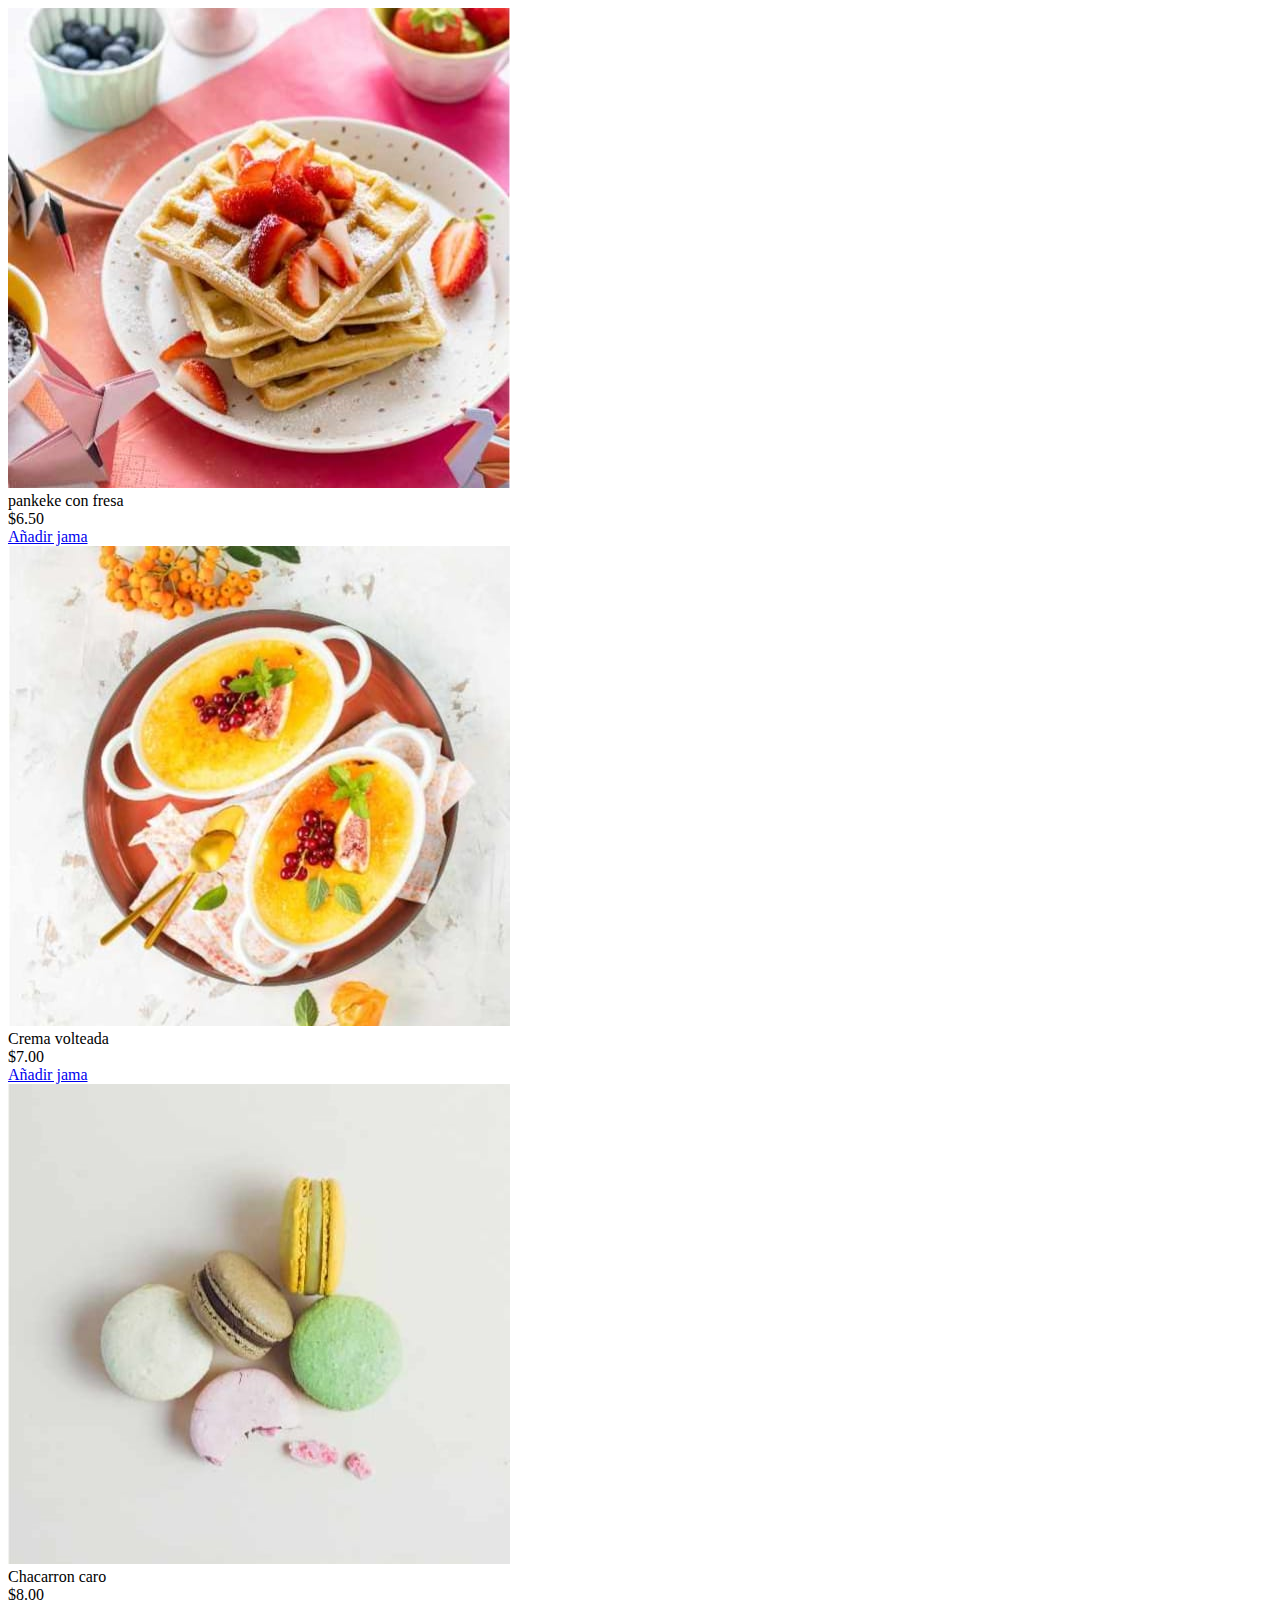
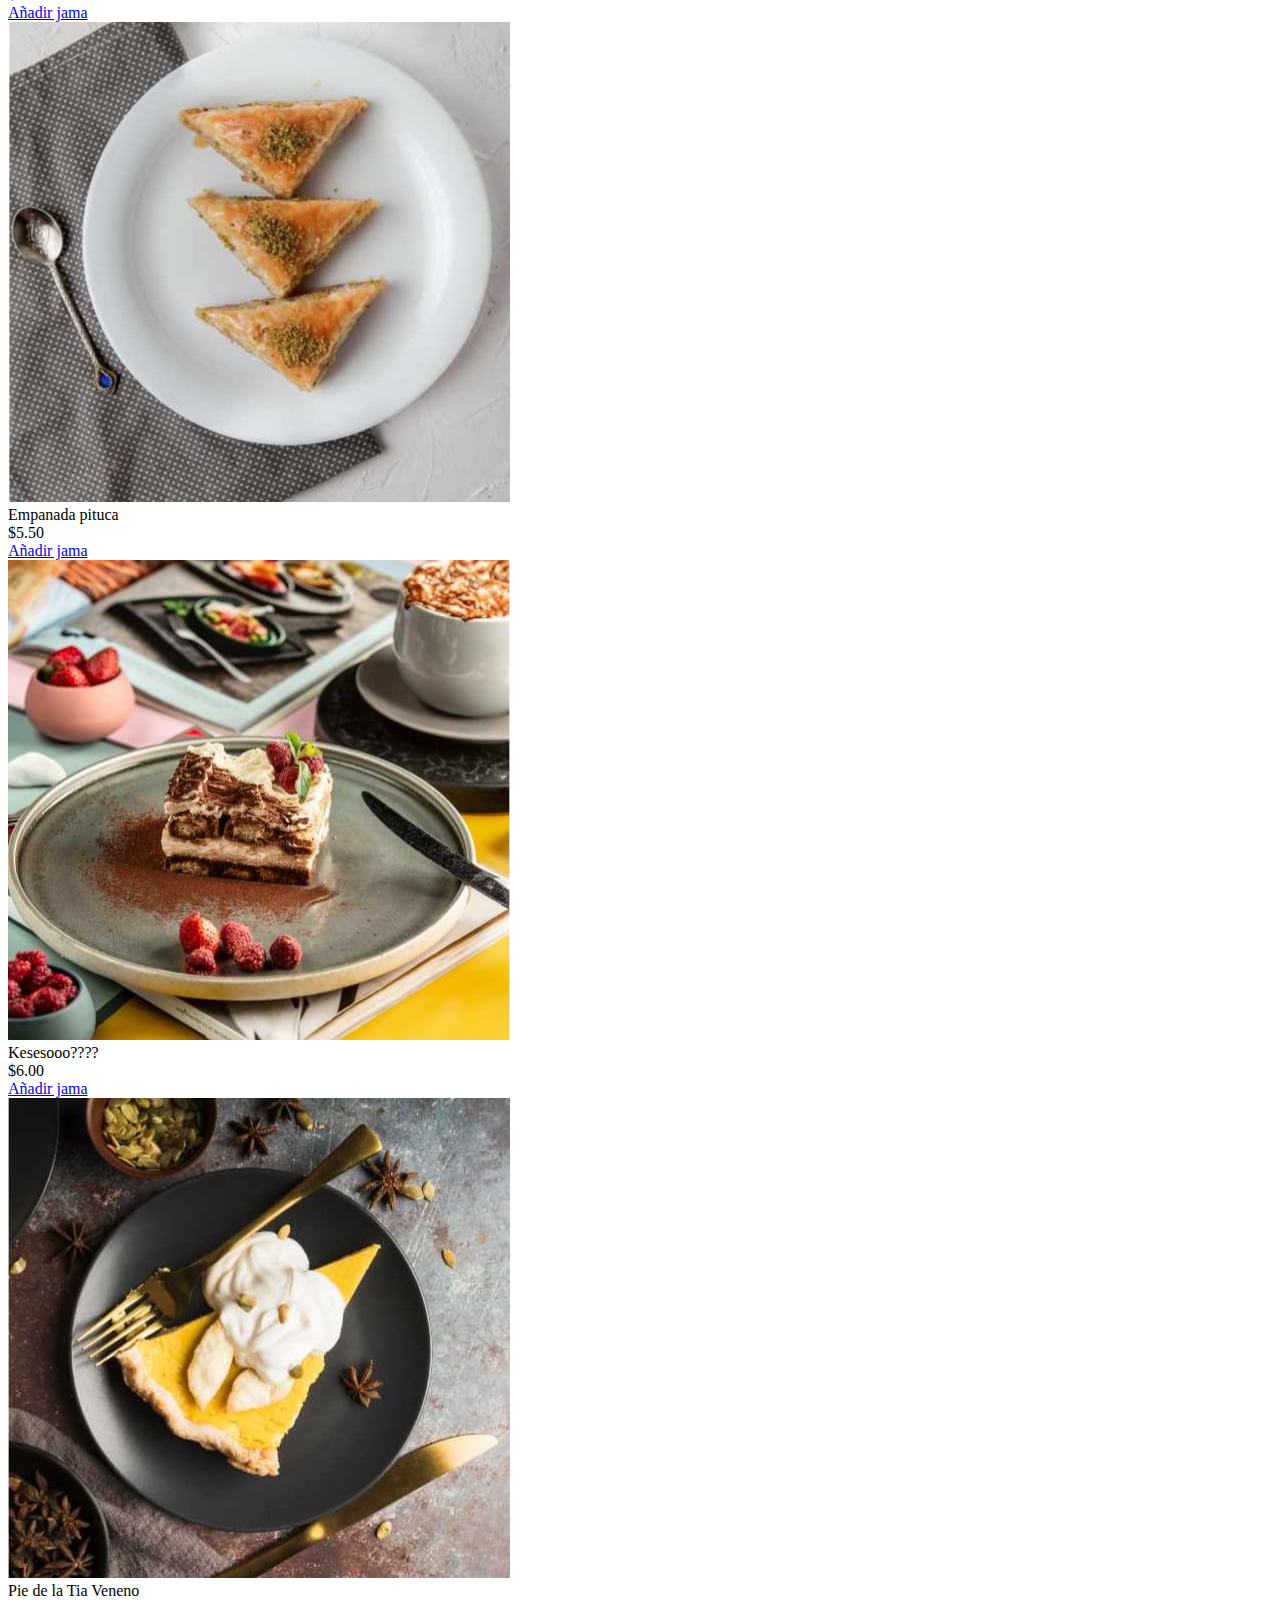
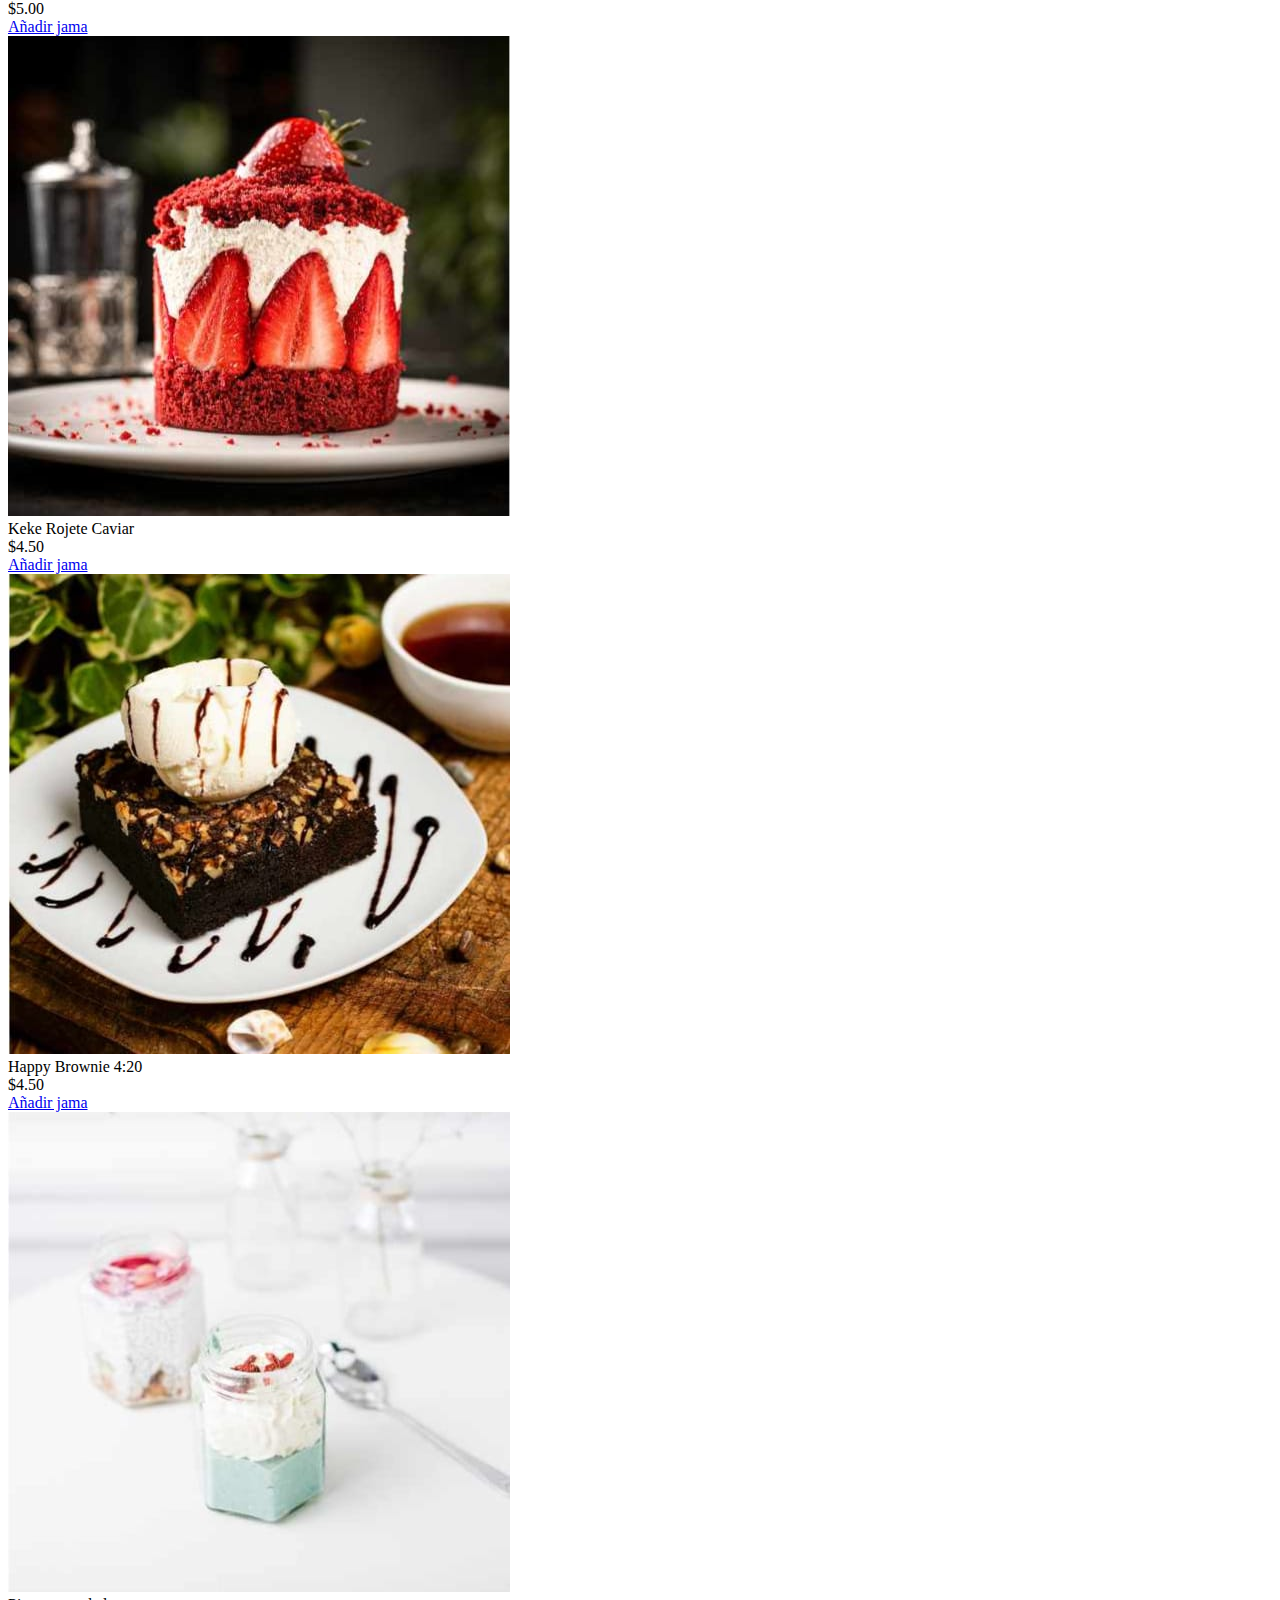
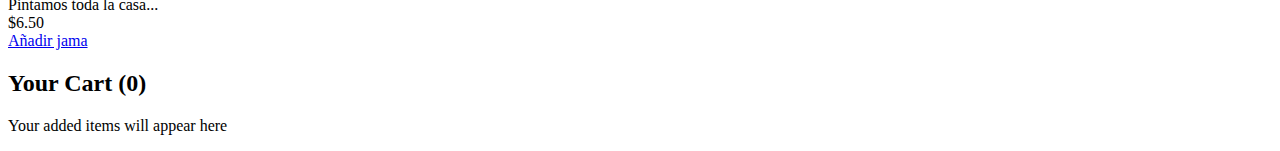
<file: PRACTICA_2/INDEX.HTML>
<!DOCTYPE html>
<html lang="en">
<head>
    <meta charset="UTF-8">
    <meta name="viewport" content="width=device-width, initial-scale=1.0">
    <title>PRACTICA 2</title>
</head>
<body>
    <div></div>
        <div>
            <div>
                <img src="IMG/1.jpg" alt="Waffle">
                <div>pankeke con fresa</div>
                <div>$6.50</div>
                <a href="https://productlistcard.netlify.app/">Añadir jama</a>                
            </div>

            <div>
                <img src="IMG/2.jpg" alt="crema volteada">
                <div>Crema volteada</div>
                <div>$7.00</div>
                <a href="https://productlistcard.netlify.app/">Añadir jama</a>  
            </div>

            <div>
                <img src="IMG/3.jpg" alt="chacarron">
                <div>Chacarron caro</div>
                <div>$8.00</div>
                <a href="https://productlistcard.netlify.app/">Añadir jama</a>
            </div>

            <div>
                <img src="IMG/4.jpg" alt="empanada pituca">
                <div>Empanada pituca</div>
                <div>$5.50</div>
                <a href="https://productlistcard.netlify.app/">Añadir jama</a>
            </div>

            <div>
                <img src="IMG/5.jpg" alt="keseso">
                <div>Kesesooo????</div>
                <div>$6.00</div>
                <a href="https://productlistcard.netlify.app/">Añadir jama</a>
            </div>

            <div>
                <img src="IMG/6.jpg" alt="pie 'tia veneno' ">
                <div>Pie de la Tia Veneno</div>
                <div>$5.00</div>
                <a href="https://productlistcard.netlify.app/">Añadir jama</a>
            </div>

            <div>
                <img src="IMG/7.jpg" alt="Keke Caviar">
                <div>Keke Rojete Caviar</div>
                <div>$4.50</div>
                <a href="https://productlistcard.netlify.app/">Añadir jama</a>
            </div>

            <div>
                <img src="IMG/8.jpg" alt="Happy Brownie">
                <div>Happy Brownie 4:20</div>
                <div>$4.50</div>
                <a href="https://productlistcard.netlify.app/">Añadir jama</a>
            </div>

            <div>
                <img src="IMG/9.jpg" alt="">
                <div>Pintamos toda la casa...</div>
                <div>$6.50</div>
                <a href="https://productlistcard.netlify.app/">Añadir jama</a>
            </div>
        </div>

        <div>
            <h2>Your Cart (0)</h2>
            <p>Your added items will appear here</p>
        </div>
    </div>
</body>
</html>
</file>
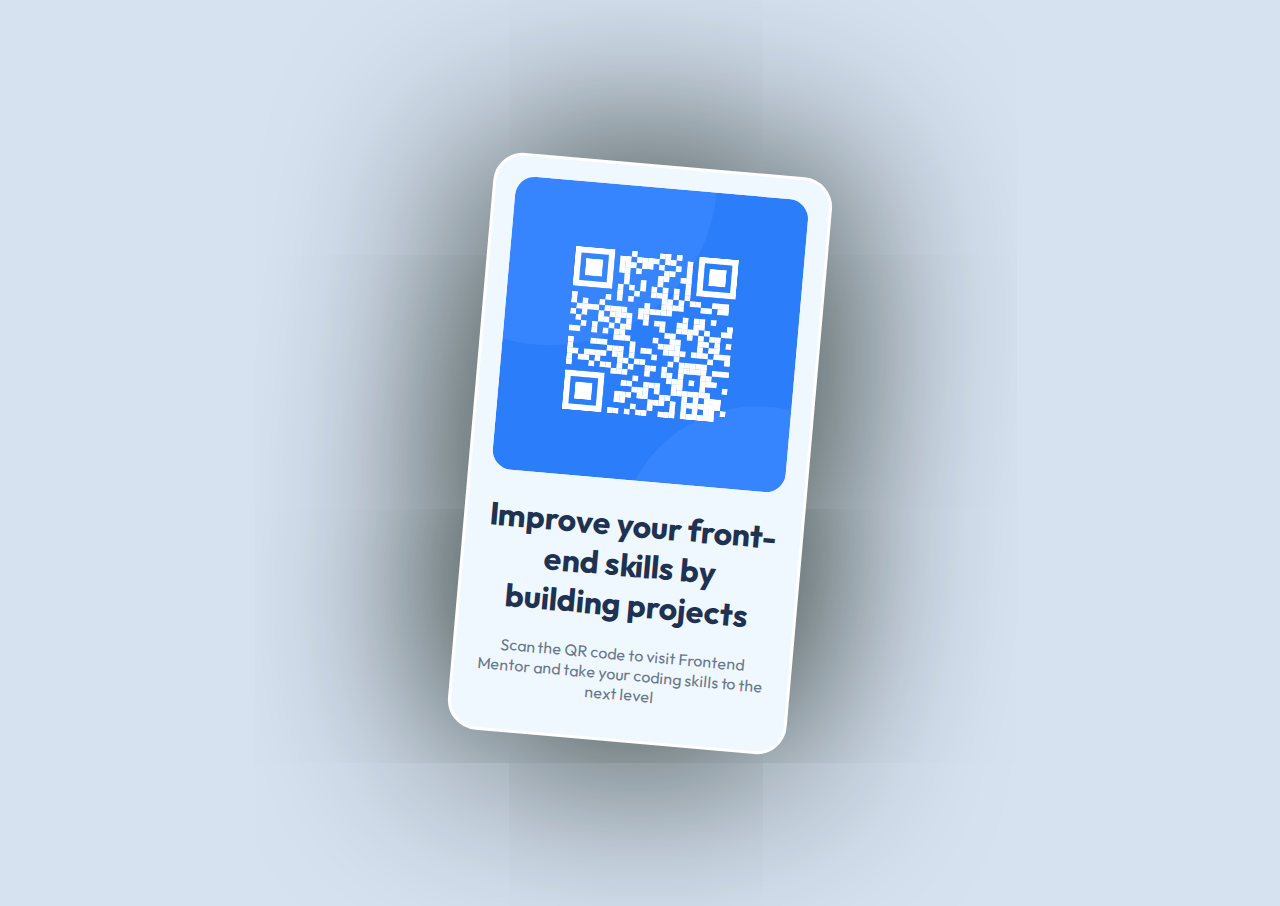
<file: RETO1/INDEX.HTML>
<!DOCTYPE html>
<html lang="en">
<head>
    <meta charset="UTF-8">
    <meta name="viewport" content="width=device-width, initial-scale=1.0">
    <title>RETO 1</title>
    <link rel="preconnect" href="https://fonts.googleapis.com">
    <link rel="preconnect" href="https://fonts.gstatic.com" crossorigin>
    <link href="https://fonts.googleapis.com/css2?family=Outfit:wght@100..900&display=swap" rel="stylesheet">
    <link rel="stylesheet" href="./INDEX.CSS">
</head>
<body class="body">
    <main class="pad qr" style="border: solid hsl(212, 45%, 89%);">
        <section style="border: solid white;" class="box">
            <div>
                <img src="img/image-qr-code.png" alt="image-qr-code" class="img">
                <h1 class="title">Improve your front-end skills by building projects
                </h1>
                <p class="description">Scan the QR code to visit Frontend Mentor and take your coding skills to the next level</p>
            </div>
        </section>
    </main>
</body>
</html>
</file>
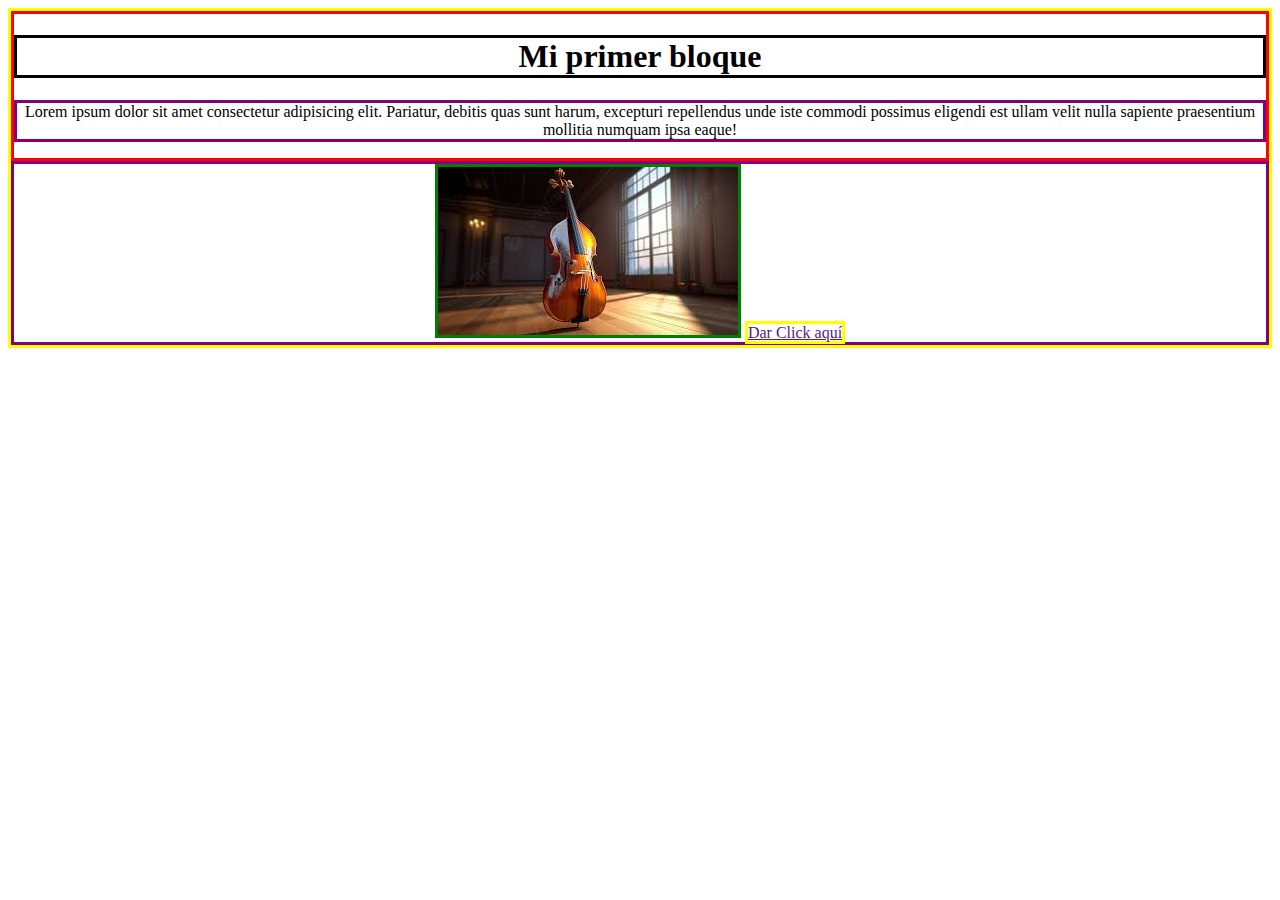
<file: SEMANA_2/INDEX.HTML>
<!DOCTYPE html>
<html lang="en">
<head>
    <meta charset="UTF-8">
    <meta name="viewport" content="width=device-width, initial-scale=1.0">
    <title>Document</title>
    <link rel="stylesheet" href="./index.css">
</head>
<body class="border-yellow">
    <section class="border-red">
        <h1 class="border-black">Mi primer bloque</h1>
        <p class="border-purple">Lorem ipsum dolor sit amet consectetur adipisicing elit. Pariatur, debitis quas sunt harum, excepturi repellendus unde iste commodi possimus eligendi est ullam velit nulla sapiente praesentium mollitia numquam ipsa eaque!
        </p>
    </section>
    <div class="border-purple">
        <img src="./img/bajo.jpg"
              alt=""
              class="border-green">
        <a href="" class="border-yellow">Dar Click aquí</a>
    </div>
</body>
</html>
</file>
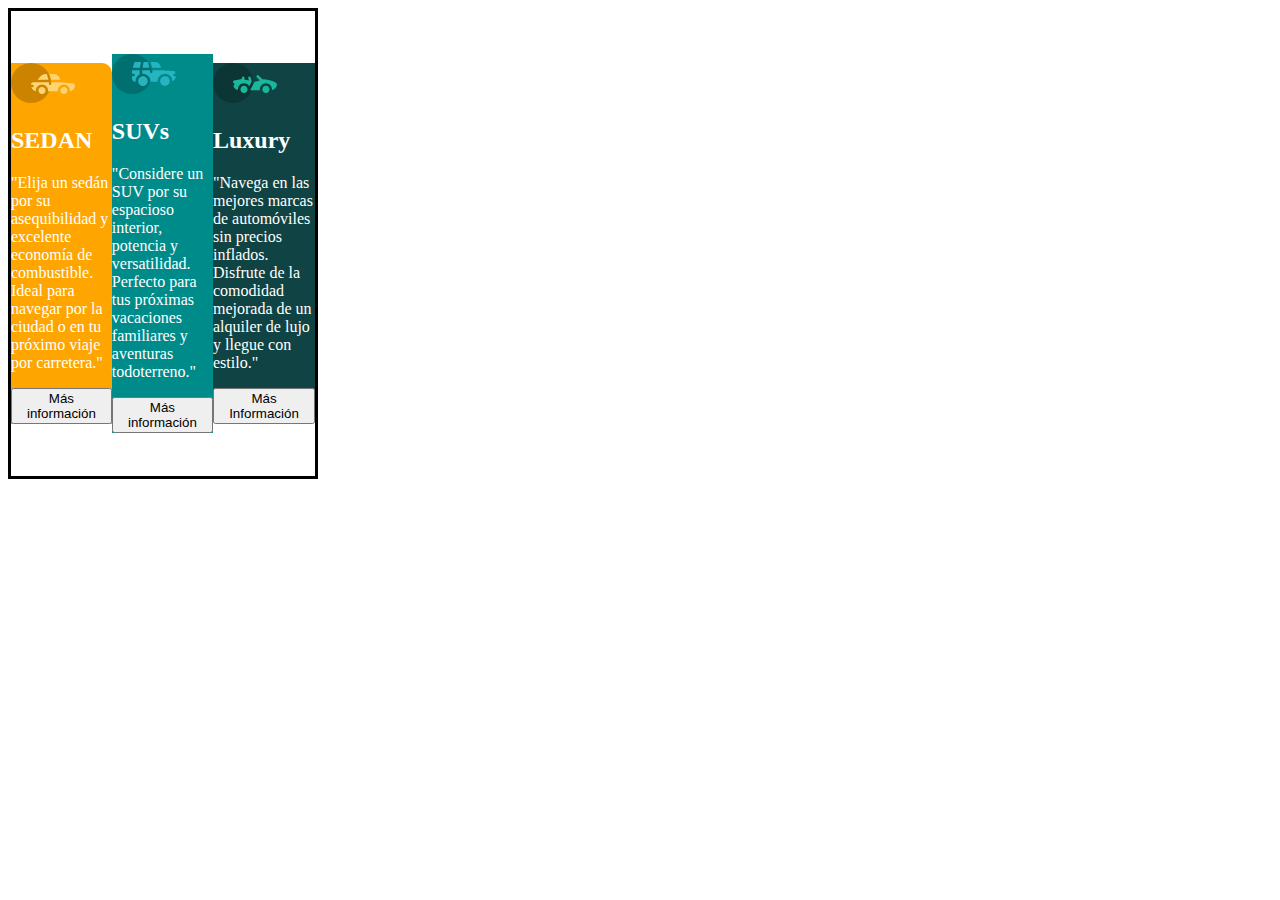
<file: TAREA/INDEX.HTML>
<!DOCTYPE html>
<html lang="en">
<head>
    <meta charset="UTF-8">
    <meta name="viewport" content="width=device-width, initial-scale=1.0">
    <title>TAREA</title>
    <link rel="stylesheet" href="INDEX.CSS">
</head>
<body>
<main>
    <section class="flex">
        <div class="div1">
            <img class="sedan" src="IMG/icon-sedans.svg" alt="auto Sedan">
            <h2 class="sedan">SEDAN</h2>
            <P class="sedan">"Elija un sedán por su asequibilidad y excelente economía de combustible. 
                Ideal para navegar por la ciudad o en tu próximo viaje por carretera."</P>
            <button>Más información</button>
        </div>
        <div class="div2">
            <img class="suvs" src="IMG/icon-suvs.svg" alt="auto SUVs">
            <h2 class="suvs">SUVs</h2>
            <p class="suvs">"Considere un SUV por su espacioso interior, potencia y versatilidad. 
                Perfecto para tus próximas vacaciones familiares y aventuras todoterreno."</p>
            <button>Más información</button>
        </div>
        <div class="div3">
            <img class="lujo" src="IMG/icon-luxury.svg" alt="auto de lujo">
            <h2 class="lujo">Luxury</h2>
            <p class="lujo">"Navega en las mejores marcas de automóviles sin precios inflados. 
                Disfrute de la comodidad mejorada de un alquiler de lujo y llegue con estilo."                
            </p>
            <button>Más Información</button>
        </div>
    </section>
</main>    
</body>
</html>
</file>
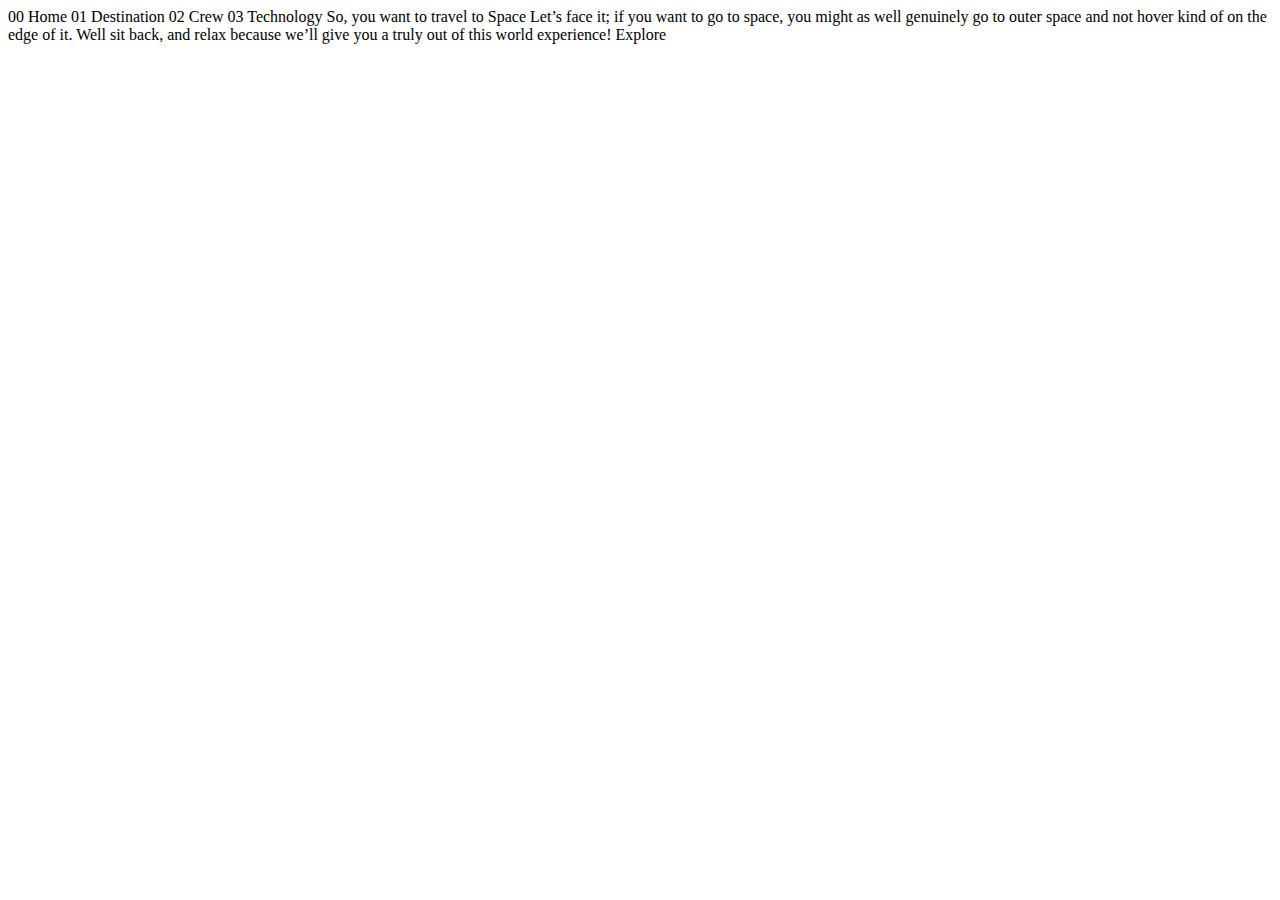
<file: SPACE/space-tourism-website-main/space-tourism-website-main/starter-code/index.html>
<!DOCTYPE html>
<html lang="en">
<head>
  <meta charset="UTF-8">
  <meta name="viewport" content="width=device-width, initial-scale=1.0">

  <link rel="icon" type="image/png" sizes="32x32" href="./assets/favicon-32x32.png">
  
  <title>Frontend Mentor | Space tourism website</title>
</head>
<body>

  00 Home
  01 Destination
  02 Crew
  03 Technology

  So, you want to travel to
  Space
  Let’s face it; if you want to go to space, you might as well genuinely go to 
  outer space and not hover kind of on the edge of it. Well sit back, and relax 
  because we’ll give you a truly out of this world experience!

  Explore

</body>
</html>
</file>
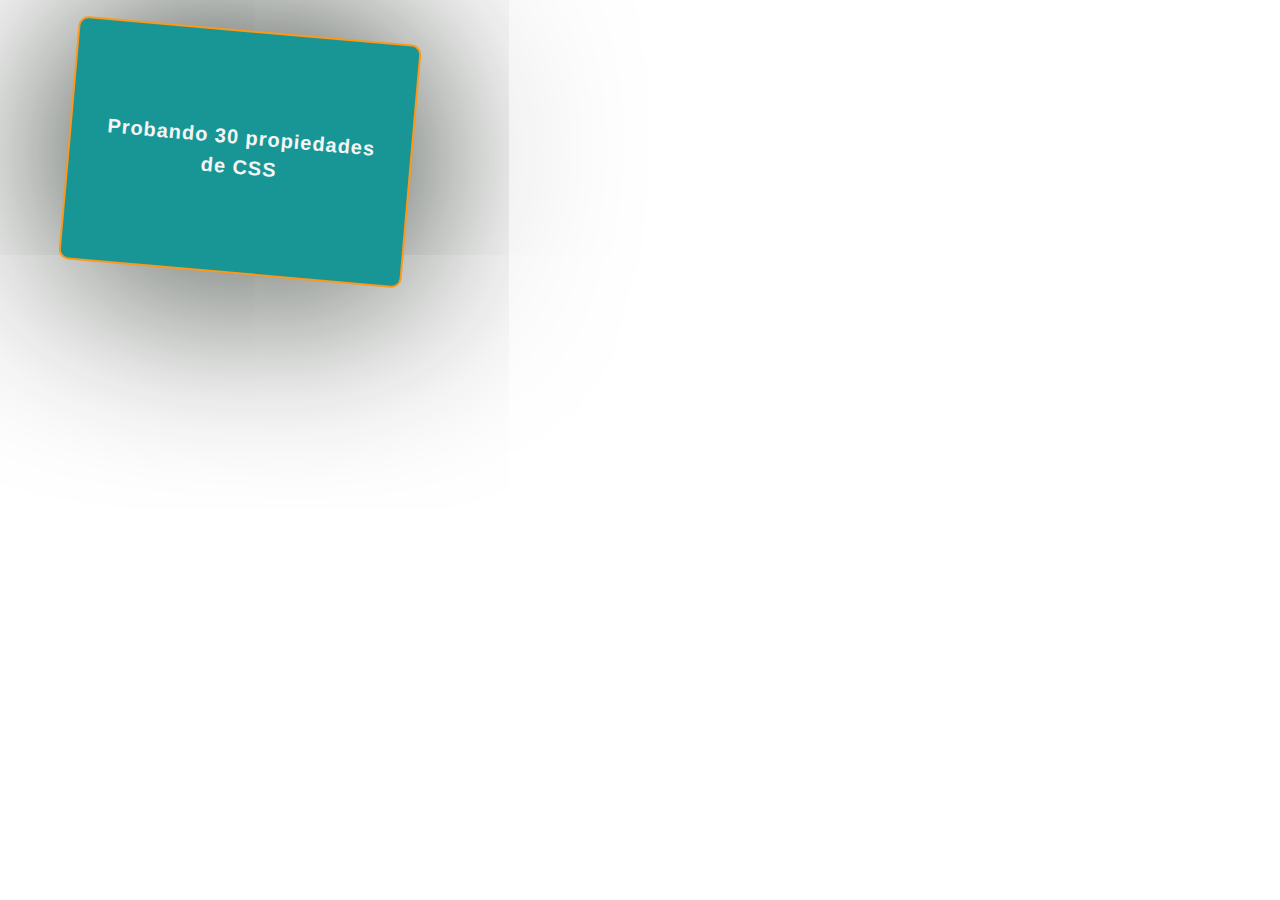
<file: INDEX2.HTML>
<!DOCTYPE html>
<html lang="en">
<head>
    <meta charset="UTF-8">
    <meta name="viewport" content="width=device-width, initial-scale=1.0">
    <title>30 PROPIEDADES CSS</title>
    <link rel="stylesheet" href="INDEX2.CSS">
</head>
<body>
    <main>
        <section>
            <div class="treintaejemplos">
                <p>Probando 30 propiedades de CSS</p>
            </div>
        </section>
    </main>
</body>
</html>
</file>
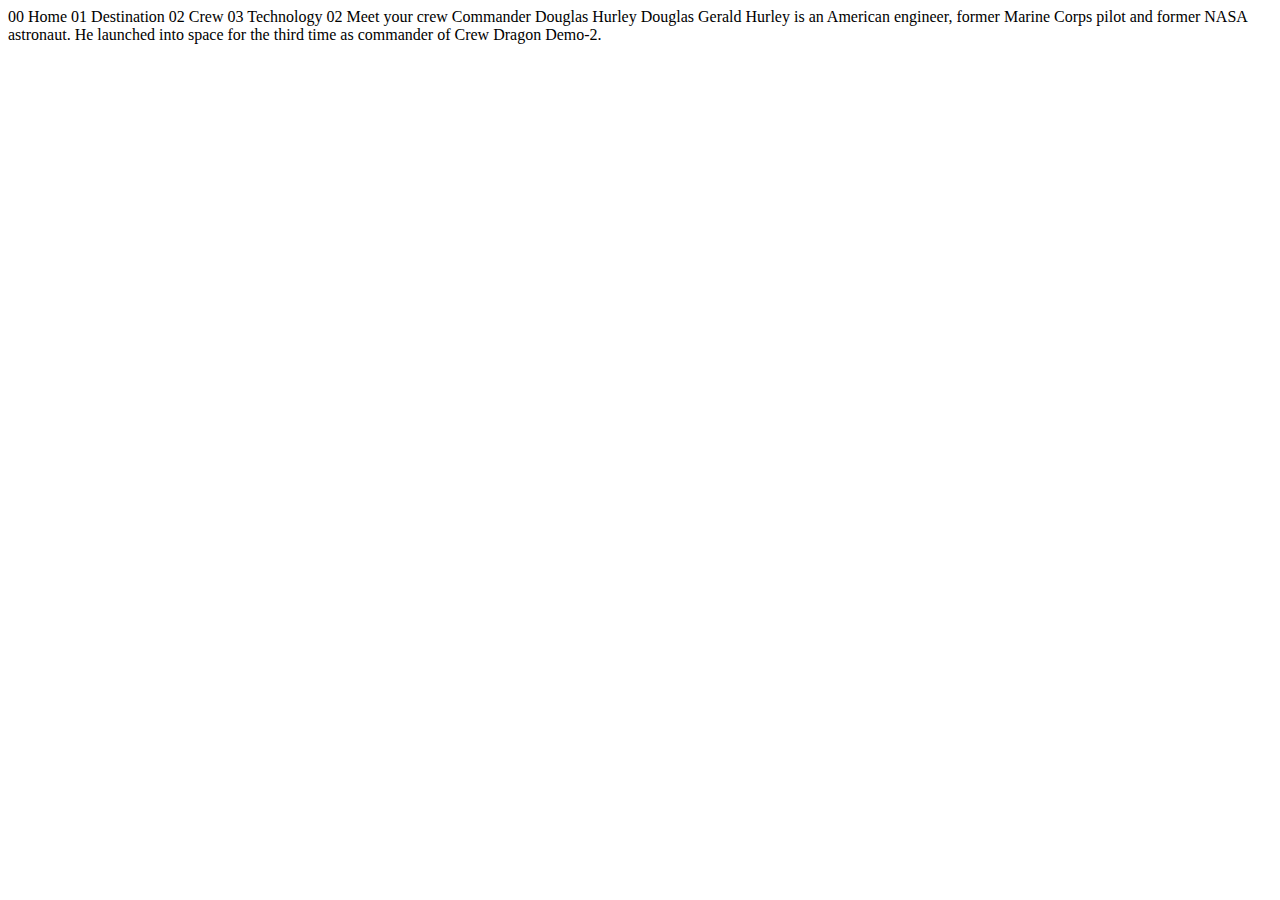
<file: SPACE/space-tourism-website-main/space-tourism-website-main/starter-code/crew-commander.html>
<!DOCTYPE html>
<html lang="en">
<head>
  <meta charset="UTF-8">
  <meta name="viewport" content="width=device-width, initial-scale=1.0">

  <link rel="icon" type="image/png" sizes="32x32" href="./assets/favicon-32x32.png">
  
  <title>Frontend Mentor | Space tourism website</title>
</head>
<body>

  00 Home
  01 Destination
  02 Crew
  03 Technology

  02 Meet your crew

  Commander
  Douglas Hurley

  Douglas Gerald Hurley is an American engineer, former Marine Corps pilot 
  and former NASA astronaut. He launched into space for the third time as 
  commander of Crew Dragon Demo-2.
</body>
</html>
</file>
<file: RETO1/INDEX.CSS>
.pad{
    padding-left: 50px;
    padding-right: 50px;
    background-color: hsl(212, 45%, 89%);;
    color: black;
}
.img{
    width: 100%;
    border-radius: 20px;

}
body{
    margin: 0px;
    font-family: "Outfit", sans-serif;


}
.qr{
    display: flex;
    justify-content: center;
    align-items: center;
    height: 100vh;
}
.box{
    background-color: aliceblue;
    border-radius: 30px;
    text-align: center;
    padding: 20px;
    box-shadow: 0px 4px 200px rgb(0, 12, 0);
    transform: rotate(5deg);
    width: 25%;

}
.title{
    color: hsl(218, 44%, 22%);
    margin-top: 20px;
    margin-bottom: 20px;

}
.description{
    margin-top: 15px;
    margin-bottom: 15px;
    color: hsl(216, 15%, 48%);

}
</file>
<file: SEMANA_2/index.css>
.border-red{
    border: solid red;
}

.border-green{
    border: solid green;
    text-align: center;
}

.border-blue{
    border: solid blue;
}

.border-purple{
    border: solid purple;
}

.border-black{
    border: solid black;
}

.border-brown{
    border: solid brown;
}

.border-yellow{
    border: solid yellow;
    text-align: center;
}
</file>
<file: TAREA/INDEX.CSS>
*{
    background-color: rgba(255, 255, 255, 0.76));
    justify-content: center;
    align-items: center;
    
}
.div1{
    background-color:  orange;
    border-radius: 10px 10px 0 0;
}
.div2{
    background-color: darkcyan;
}
.div3{
    background-color: rgb(16, 68, 68);
    border-radius: 0 0 10px 10px;
}
.flex{
    max-width: 19rem;
    display: flex;
    justify-content: center;
    align-items: center;
    border: solid black;
    height: 464.81px;
}
.sedan{
    background-color: orange;
    color: white;
}
.suvs{
    background-color: darkcyan;
    color: white;
    
}
.lujo{
    background-color: rgb(16, 68, 68);
    color: white;
}
</file>
<file: INDEX2.CSS>
.treintaejemplos{
    color: whitesmoke; /*DEFINE EL COLOR DEL TEXTO*/
    background-color: darkcyan;/*COLOR DE FONDO*/
    font-size: 20px; /*TAMAÑO DE LETRA*/
    font-family: Verdana, Geneva, Tahoma, sans-serif; /*TIPO DE LETRAS*/
    font-weight: bold; /*GROSOR DEL TEXTO*/
    text-align: center;/*ALINEACION HORIZONTAL DEL TEXTO*/
    line-height: 1.5;/*INTERLINEADO*/
    letter-spacing: 1px;/*ESPACIADO ENTRE CARACTERES*/
    padding: 20px;/*ESPACIADO DENTRO DEL BORDE DEL ELEMENTO*/
    margin: 10px;/*ESPACIADO FUERA DEL BORDE DEL ELEMENTO*/
    border: 2px solid darkorange;/*CONFIGURA COLOR, GROSOR Y ESTILO DEL BORDE*/
    border-radius: 10px;/*REDONDEA LAS ESQUINAS DEL BORDE*/
    box-shadow: 0px 4px 200px rgb(0, 12, 0); /*SOMBREADO DE ELEMENTOS*/
    width: 300px;/*DEFINE ANCHO DEL ELEMENTO*/
    height: 200px;/*DEFINE ALTURA DEL ELEMENTO*/
    display: flex;
    justify-content: center; /*ALINEA ELEMENTOS HIJOS*/
    align-items: center;/*ALINEA ELEMENTOS HIJOS*/
    flex-direction: column;/*DEFINE DIRECCION DEL EJE PRINCIPAL*/
    position: relative;
    top: 20px;
    left: 50px;
    z-index: 10;
    overflow: hidden;
    opacity: 0.9;
    cursor: pointer;
    visibility: visible;
    transform: rotate(5deg);

}
</file>
